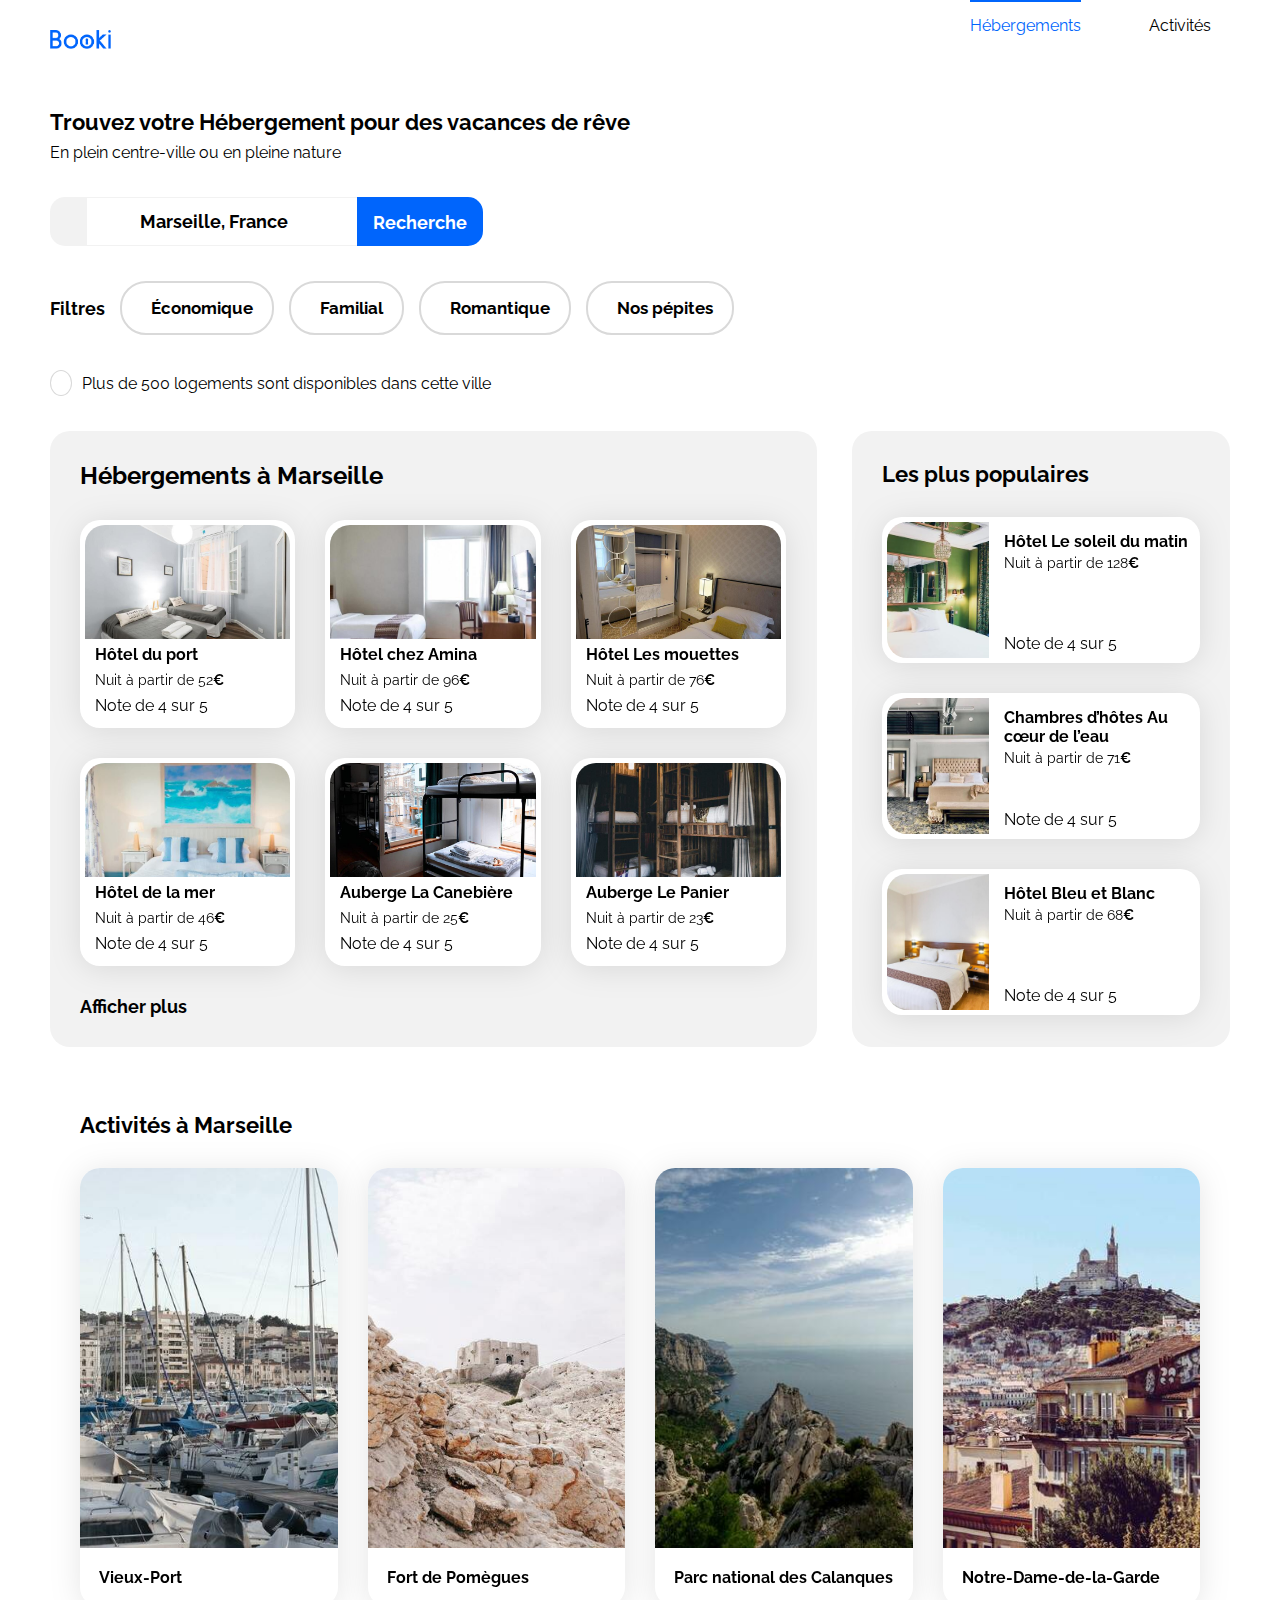
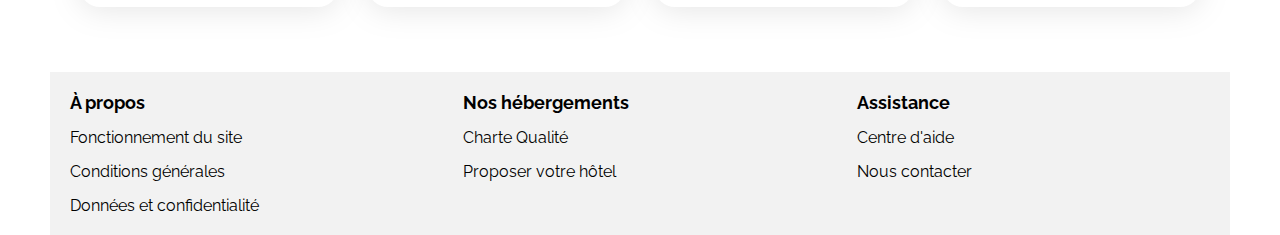
<file: index.html>
<!DOCTYPE html>
<html lang="fr">

<head>
    <meta charset="UTF-8">
    <meta name="viewport" content="width=device-width, initial-scale=1.0">
    <title>Booki</title>
    <link rel="preconnect" href="https://fonts.googleapis.com">
    <link rel="preconnect" href="https://fonts.gstatic.com" crossorigin>
    <link href="https://fonts.googleapis.com/css2?family=Raleway:wght@400;500;700&display=swap" rel="stylesheet">
    <link rel="stylesheet" href="https://cdnjs.cloudflare.com/ajax/libs/font-awesome/6.2.1/css/all.min.css"
        integrity="sha512-MV7K8+y+gLIBoVD59lQIYicR65iaqukzvf/nwasF0nqhPay5w/9lJmVM2hMDcnK1OnMGCdVK+iQrJ7lzPJQd1w=="
        crossorigin="anonymous" referrerpolicy="no-referrer" />
    <link rel="stylesheet" href="./css/style.css">
</head>

<body>
    <div class="main-container">
        <header>
            <div class="nav-bar">
                <img class="logo-nav" src="images/logo/Booki.png" alt="logo booki">
                <nav class="menu-nav">
                    <a href="#hebergements" class="select-nav">Hébergements</a>
                    <a href="#activites" class="unselect-nav">Activités</a>
                </nav>
            </div>
        </header>
        <main>
            <section class="search-and-filter">
                <div class="title-and-subtitle">
                    <h1 class="section-title">Trouvez votre Hébergement pour des vacances de rêve</h1>
                    <p>En plein centre-ville ou en pleine nature</p>
                </div>
                <form class="search-bar" method="get">
                    <label for="search">
                        <i class="fa-solid fa-location-dot"></i>
                    </label>
                    <input type="search" name="search" id="search" placeholder="Ville, pays.."
                        value="Marseille, France">
                    <input type="submit" value="Recherche" class="desktop-search">
                    <div class="border-button">
                        <button type="submit" class="mobile-search" value="">
                            <i class="fa-solid fa-magnifying-glass"></i>
                        </button>
                    </div>
                </form>
                <div class="filter-bar">
                    <h2 class="filter-and-footer-titles">Filtres</h2>
                    <ul class="filter">
                        <li class="filter-button">
                            <i class="fa-solid fa-money-bill-wave"></i>
                            <p>Économique</p>
                        </li>
                        <li class="filter-button">
                            <i class="fa-solid fa-person"></i>
                            <p>Familial</p>
                        </li>
                        <li class="filter-button">
                            <i class="fa-solid fa-heart"></i>
                            <p>Romantique</p>
                        </li>
                        <li class="filter-button">
                            <i class="fa-solid fa-fire"></i>
                            <p>Nos pépites</p>
                        </li>
                    </ul>
                </div>
                <div class="info-bar">
                    <i class="fa-solid fa-info fa-xs"></i>
                    <p>Plus de 500 logements sont disponibles dans cette ville</p>
                </div>
            </section>
            <div class="hebergements-and-populaires">
                <section class="hebergements" id="hebergements">
                    <h2>Hébergements à Marseille</h2>
                    <div class="hebergements-cards">
                        <a href="#">
                            <article class="card">
                                <img src="images/hebergements/fred-kleber.jpg"
                                    alt="Image de la chambres d'hotel montrant 2 lits">
                                <div class="card-content">
                                    <div class="card-txt">
                                        <h3 class="card-title">Hôtel du port</h3>
                                        <p class="card-subtitle">Nuit à partir de 52<span class="euro">€</span></p>
                                    </div>
                                    <div class="card-rating">
                                        <i class="fa-xs fa-solid fa-star" aria-hidden="true"></i>
                                        <i class="fa-xs fa-solid fa-star" aria-hidden="true"></i>
                                        <i class="fa-xs fa-solid fa-star" aria-hidden="true"></i>
                                        <i class="fa-xs fa-solid fa-star" aria-hidden="true"></i>
                                        <i class="fa-xs fa-solid fa-star neutral-star" aria-hidden="true"></i>
                                        <span class="sr-only">Note de 4 sur 5</span>
                                    </div>
                                </div>
                            </article>
                        </a>
                        <a href="#">
                            <article class="card">
                                <img src="images/hebergements/febrian-zakaria.jpg"
                                    alt="Image de la chambres d'hotel montrant 2 lits et un bureau">
                                <div class="card-content">
                                    <div class="card-txt">
                                        <h3 class="card-title">Hôtel chez Amina</h3>
                                        <p class="card-subtitle">Nuit à partir de 96<span class="euro">€</span></p>
                                    </div>
                                    <div class="card-rating">
                                        <i class="fa-xs fa-solid fa-star" aria-hidden="true"></i>
                                        <i class="fa-xs fa-solid fa-star" aria-hidden="true"></i>
                                        <i class="fa-xs fa-solid fa-star" aria-hidden="true"></i>
                                        <i class="fa-xs fa-solid fa-star" aria-hidden="true"></i>
                                        <i class="fa-xs fa-solid fa-star neutral-star" aria-hidden="true"></i>
                                        <span class="sr-only">Note de 4 sur 5</span>
                                    </div>
                                </div>
                            </article>
                        </a>
                        <a href="#">
                            <article class="card">
                                <img src="images/hebergements/reisetopia.jpg"
                                    alt="Image de la chambres d'hotel montrant 1 lit et la penderie">
                                <div class="card-content">
                                    <div class="card-txt">
                                        <h3 class="card-title">Hôtel Les mouettes</h3>
                                        <p class="card-subtitle">Nuit à partir de 76<span class="euro">€</span></p>
                                    </div>
                                    <div class="card-rating">
                                        <i class="fa-xs fa-solid fa-star" aria-hidden="true"></i>
                                        <i class="fa-xs fa-solid fa-star" aria-hidden="true"></i>
                                        <i class="fa-xs fa-solid fa-star" aria-hidden="true"></i>
                                        <i class="fa-xs fa-solid fa-star" aria-hidden="true"></i>
                                        <i class="fa-xs fa-solid fa-star neutral-star" aria-hidden="true"></i>
                                        <span class="sr-only">Note de 4 sur 5</span>
                                    </div>
                                </div>
                            </article>
                        </a>
                        <a href="#">
                            <article class="card">
                                <img src="images/hebergements/annie-spratt.jpg"
                                    alt="Image de la chambres d'hotel montrant 1 lit">
                                <div class="card-content">
                                    <div class="card-txt">
                                        <h3 class="card-title">Hôtel de la mer</h3>
                                        <p class="card-subtitle">Nuit à partir de 46<span class="euro">€</span></p>
                                    </div>
                                    <div class="card-rating">
                                        <i class="fa-xs fa-solid fa-star" aria-hidden="true"></i>
                                        <i class="fa-xs fa-solid fa-star" aria-hidden="true"></i>
                                        <i class="fa-xs fa-solid fa-star" aria-hidden="true"></i>
                                        <i class="fa-xs fa-solid fa-star" aria-hidden="true"></i>
                                        <i class="fa-xs fa-solid fa-star neutral-star" aria-hidden="true"></i>
                                        <span class="sr-only">Note de 4 sur 5</span>
                                    </div>
                                </div>
                            </article>
                        </a>
                        <a href="#">
                            <article class="card">
                                <img src="images/hebergements/marcus-loke.jpg"
                                    alt="Image de la chambres d'hotel montrant 1 lit superposé">
                                <div class="card-content">
                                    <div class="card-txt">
                                        <h3 class="card-title">Auberge La Canebière</h3>
                                        <p class="card-subtitle">Nuit à partir de 25<span class="euro">€</span></p>
                                    </div>
                                    <div class="card-rating">
                                        <i class="fa-xs fa-solid fa-star" aria-hidden="true"></i>
                                        <i class="fa-xs fa-solid fa-star" aria-hidden="true"></i>
                                        <i class="fa-xs fa-solid fa-star" aria-hidden="true"></i>
                                        <i class="fa-xs fa-solid fa-star" aria-hidden="true"></i>
                                        <i class="fa-xs fa-solid fa-star neutral-star" aria-hidden="true"></i>
                                        <span class="sr-only">Note de 4 sur 5</span>
                                    </div>
                                </div>
                            </article>
                        </a>
                        <a href="#">
                            <article class="card">
                                <img src="images/hebergements/nicate-lee.jpg"
                                    alt="Image de la chambres d'hotel montrant 2 lits superposés">
                                <div class="card-content">
                                    <div class="card-txt">
                                        <h3 class="card-title">Auberge Le Panier</h3>
                                        <p class="card-subtitle">Nuit à partir de 23<span class="euro">€</span></p>
                                    </div>
                                    <div class="card-rating">
                                        <i class="fa-xs fa-solid fa-star" aria-hidden="true"></i>
                                        <i class="fa-xs fa-solid fa-star" aria-hidden="true"></i>
                                        <i class="fa-xs fa-solid fa-star" aria-hidden="true"></i>
                                        <i class="fa-xs fa-solid fa-star" aria-hidden="true"></i>
                                        <i class="fa-xs fa-solid fa-star neutral-star" aria-hidden="true"></i>
                                        <span class="sr-only">Note de 4 sur 5</span>
                                    </div>
                                </div>
                            </article>
                        </a>
                    </div>
                    <h3 class="filter-and-footer-titles more-hebergement">Afficher plus</h3>
                </section>
                <section class="populaires">
                    <div class="populaires-title">
                        <h2 class="section-title">Les plus populaires</h2>
                        <i class="fa-solid fa-chart-line" aria-hidden="true"></i>
                    </div>
                    <div class="populaires-cards">
                        <a href="#">
                            <article class="card">
                                <img src="./images/hebergements/emile-guillemot.jpg"
                                    alt="Image de la chambre d'hôtel montrant un lit">
                                <div class="card-content">
                                    <div class="card-txt">
                                        <h3 class="card-title">Hôtel Le soleil du matin</h3>
                                        <p class="card-subtitle">Nuit à partir de 128<span class="euro">€</span></p>
                                    </div>
                                    <div class="card-rating">
                                        <i class="fa-xs fa-solid fa-star" aria-hidden="true"></i>
                                        <i class="fa-xs fa-solid fa-star" aria-hidden="true"></i>
                                        <i class="fa-xs fa-solid fa-star" aria-hidden="true"></i>
                                        <i class="fa-xs fa-solid fa-star" aria-hidden="true"></i>
                                        <i class="fa-xs fa-solid fa-star neutral-star" aria-hidden="true"></i>
                                        <span class="sr-only">Note de 4 sur 5</span>
                                    </div>
                                </div>
                            </article>
                        </a>
                        <a href="#">
                            <article class="card">
                                <img src="./images/hebergements/aw-creative.jpg"
                                    alt="Image de la chambre d'hôtel montrant un lit">
                                <div class="card-content">
                                    <div class="card-txt">
                                        <h3 class="card-title">Chambres d’hôtes Au cœur de l’eau</h3>
                                        <p class="card-subtitle">Nuit à partir de 71<span class="euro">€</span></p>
                                    </div>
                                    <div class="card-rating">
                                        <i class="fa-xs fa-solid fa-star" aria-hidden="true"></i>
                                        <i class="fa-xs fa-solid fa-star" aria-hidden="true"></i>
                                        <i class="fa-xs fa-solid fa-star" aria-hidden="true"></i>
                                        <i class="fa-xs fa-solid fa-star" aria-hidden="true"></i>
                                        <i class="fa-xs fa-solid fa-star neutral-star" aria-hidden="true"></i>
                                        <span class="sr-only">Note de 4 sur 5</span>
                                    </div>
                                </div>
                            </article>
                        </a>
                        <a href="#">
                            <article class="card">
                                <img src="./images/hebergements/febrian-zakaria2.jpg"
                                    alt="Image de la chambre d'hôtel montrant un lit">
                                <div class="card-content">
                                    <div class="card-txt">
                                        <h3 class="card-title">Hôtel Bleu et Blanc</h3>
                                        <p class="card-subtitle">Nuit à partir de 68<span class="euro">€</span></p>
                                    </div>
                                    <div class="card-rating">
                                        <i class="fa-xs fa-solid fa-star" aria-hidden="true"></i>
                                        <i class="fa-xs fa-solid fa-star" aria-hidden="true"></i>
                                        <i class="fa-xs fa-solid fa-star" aria-hidden="true"></i>
                                        <i class="fa-xs fa-solid fa-star" aria-hidden="true"></i>
                                        <i class="fa-xs fa-solid fa-star neutral-star" aria-hidden="true"></i>
                                        <span class="sr-only">Note de 4 sur 5</span>
                                    </div>
                                </div>
                            </article>
                        </a>
                    </div>
                </section>
            </div>
            <section class="activites" id="activites">
                <h2 class="section-title">Activités à Marseille</h2>
                <div class="grille-activites">
                    <a href="#">
                        <article class="card">
                            <img src="images/activites/reno-laithienne.jpg" alt="image de bateaux au port">
                            <h3 class="card-title">Vieux-Port</h3>
                        </article>
                    </a>
                    <a href="#">
                        <article class="card">
                            <img src="images/activites/paul-hermann.jpg" alt="image du fort de Pomègues">
                            <h3 class="card-title">Fort de Pomègues</h3>
                        </article>
                    </a>
                    <a href="#">
                        <article class="card">
                            <img src="images/activites/kilyan-sockalingum.jpg" alt="image des calanques">
                            <h3 class="card-title">Parc national des Calanques</h3>
                        </article>
                    </a>
                    <a href="#">
                        <article class="card">
                            <img src="images/activites/florian-wehde.jpg" alt="image de notre dame de la garde">
                            <h3 class="card-title">Notre-Dame-de-la-Garde</h3>
                        </article>
                    </a>
                </div>
            </section>
        </main>
        <footer>
            <div class="color-footer">
                <section class="menu-footer">
                    <h2 class="filter-and-footer-titles">À propos</h2>
                    <a href="#">Fonctionnement du site</a>
                    <a href="#">Conditions générales</a>
                    <a href="#">Données et confidentialité</a>
                </section>
                <section class="menu-footer">
                    <h2 class="filter-and-footer-titles">Nos hébergements</h2>
                    <a href="#">Charte Qualité</a>
                    <a href="#">Proposer votre hôtel</a>
                </section>
                <section class="menu-footer">
                    <h2 class="filter-and-footer-titles">Assistance</h2>
                    <a href="#">Centre d'aide</a>
                    <a href="#">Nous contacter</a>
                </section>
            </div>
        </footer>
    </div>
</body>

</html>
</file>
<file: css/style.css>
/****** General ***********/
* {
    font-family: 'Raleway', sans-serif;
    margin: 0;
}

:root {
    --main-color: #0065FC;
    --main-bg-color: #F2F2F2;
    --filter-bg-color: #DEEBFF;
}

.fa-solid {
    color: var(--main-color);
}

body {
    display: flex;
    justify-content: center;
}
 
.main-container {
    width: 100%;
    max-width: 1440px;
    box-sizing: border-box;
}

main {
    padding: 0 50px;
}

a {
    color: inherit;
    text-decoration: none;
}

.section-title {
    margin: 0;
    font-size: 22px;
}

.card {
    background-color: white;
    border-radius: 20px;
    padding: 5px;
    filter: drop-shadow(0px 3px 15px rgba(0, 0, 0, 0.1));
}

.card img {
    object-fit: cover;
}

.card-title {
    font-size: 16px;
}

.euro {
    font-weight: 700;
}

.neutral-star {
    color: var(--main-bg-color)
}

section {
    margin-bottom: 35px;
}

.filter-and-footer-titles {
    font-size: 18px;
    font-weight: 700;
}

/* navbar */

.nav-bar {
    display: flex;
    flex-direction: row;
    justify-content: space-between;
    margin-bottom: 30px;

    /* navbar fixer sur le haut */

    /* position: fixed;
    width: 100%;
    background-color: white; */
}

.logo-nav {
    width: 61.09px;
    height: 19px;
    padding: 30px 50px;
}

.menu-nav {
    display: flex;
    width: 328.601px;
    height: 35px;
    padding: 0px 25px;
    flex-direction: row;
    justify-content: center;
    align-items: flex-end;
    gap: 68px;
}

.select-nav {
    color: var(--Blue, #0065FC);
    border-top: solid var(--Blue, #0065FC) 2px;
    padding-top: 14px;
}

.unselect-nav {
    padding-top: 14px;
    border-top: solid rgba(242, 242, 242, 0) 2px;
    transition: border-top 0.25s;
    border-bottom: rgba(242, 242, 242, 0);
}

.unselect-nav:hover {
    border-top: solid rgba(0, 101, 252, 1) 2px;
}

/* search and filter */
.search-and-filter {
    display: flex;
    flex-direction: column;
    gap: 35px;
}

.title-and-subtitle {
    display: flex;
    flex-direction: column;
    gap: 8px;
}

/*search*/
.search-bar {
    display: flex;
    flex-direction: row;
    align-items: center;
}

.search-bar .fa-location-dot {
    color: black;
}

.search-bar .fa-magnifying-glass {
    color: white;
}

.search-bar .fa-location-dot {
    display: flex;
    justify-content: center;
    align-items: center;
    padding: 0 18px;
    height: 49px;
    background-color: #F2F2F2;
    border-radius: 15px 0 0 15px;
}

.search-bar #search {
    height: 49px;
    padding: 0 24px;
    border: solid #F2F2F2 1px;
    border-right: none;
    font-size: 18px;
    font-weight: 700;
    text-align: center;
    outline: none;
}

.desktop-search {
    background-color: #0065FC;
    font-size: 18px;
    font-weight: 700;
    text-align: center;
    color: white;
    height: 49px;
    border: none;
    padding: 15px 16px;
    border-radius: 0 15px 15px 0;
    z-index: 1;
    cursor: pointer;
}

.mobile-search {
    display: none;
    background-color: #0065FC;
    font-size: 18px;
    height: 49px;
    border: none;
    padding: 15px 16px;
    border-radius: 15px 15px 15px 15px;
    box-shadow: 0px 4px 4px 0px rgba(0, 0, 0, 0.25);
    z-index: 1;
    cursor: pointer;
}

/* filter */

.filter-bar {
    display: flex;
    flex-direction: row;
    column-gap: 15px;
    align-items: center;
}

.filter {
    display: flex;
    flex-direction: row;
    padding: 0;
    gap: 15px;
}

.filter-button {
    cursor: pointer;
    font-size: 17px;
    font-weight: 700;
    display: flex;
    flex-direction: row;
    align-items: center;
    border: 2px solid #D9D9D9;
    height: 42px;
    gap: 10px;
    padding: 4px 19px;
    border-radius: 26px;
    background-color: white;
    transition: background-color 0.25s;
}

.filter-button:hover {
    background-color: #DEEBFF;
}

.info-bar {
    display: flex;
    flex-direction: row;
    align-items: center;
    gap: 10px;
}

.info-bar .fa-solid {
    border: solid #D9D9D9 1px;
    padding: 12px 10px;
    border-radius: 50%;
} 

/****** Hebergements And Populaires ***********/
.hebergements-and-populaires {
    display: flex;
    justify-content: space-between;
}

.hebergements-and-populaires section {
    background-color: var(--main-bg-color);
    border-radius: 20px;
    padding: 30px;
    box-sizing: border-box;
}

.hebergements-cards {
    width: 100%;
}

.card-subtitle {
    font-size: 14px;
}

/****** Hebergements ***********/
.hebergements {
    width: 65%;
    display: flex;
    flex-direction: column;
    justify-content: space-between;
    gap: 30px;
}

.hebergements-cards {
    display: grid;
    grid-template-columns: repeat(3, calc(33% - 18px));
    grid-gap: 30px;
}

.hebergements-cards .card {
    display: flex;
    flex-direction: column;
    height: 198px;
    gap: 6px;
    justify-content: space-between;
}

.hebergements-cards .card-content {
    padding: 0 10px 10px 10px;
}

.hebergements-cards .card-txt * {
    margin-bottom: 8px;
}

.hebergements .card-title {
    overflow: hidden;
    white-space: nowrap;
    text-overflow: ellipsis;
}

.hebergements-cards img {
    height: 114px;
    border-radius: 20px 20px 0 0;
}

.more-hebergement {
    cursor: pointer;
}

/****** Populaires ***********/
.populaires {
    width: 32%;
}

.populaires-title {
    display: flex;
    justify-content: space-between;
    align-items: center;
}

.populaires-cards .card {
    display: flex;
    margin-top: 30px;
}

.populaires-cards img {
    width: 33%;
    height: 136px;
    border-top-left-radius: 20px;
    border-bottom-left-radius: 20px;
}

.populaires-cards .card-content {
    width: 67%;
    padding-left: 15px;
    display: flex;
    flex-direction: column;
    justify-content: space-between;
    box-sizing: border-box;
}

.populaires-cards .card-title {
    margin-top: 10px;
    margin-bottom: 4px;
}

.populaires-cards .card-rating {
    margin-bottom: 5px;
}

/* activités */

.activites {
    padding: 30px;
    display: flex;
    flex-direction: column;
    gap: 30px;
}

.grille-activites {
    display: grid;
    grid-template-columns: repeat(4, 1fr);
    grid-template-rows: 439px;
    gap: 30px;
}

.grille-activites .card {
    padding: 0px;
    display: flex;
    flex-direction: column;
}

.grille-activites img {
    height: 380px;
    width: 100%;
    border-radius: 20px 20px 0 0;
}

.grille-activites .card-title {
    display: flex;
    flex-direction: column;
    justify-content: center;
    height: 59px;
    padding: 0 19px;
}

/* footer */

footer {
    padding: 0 50px;
}

.color-footer {
    background-color: #F2F2F2;
    display: grid;
    grid-template-columns: repeat(3, 1fr);
}

footer section {
    padding: 20px;
    margin: 0;
    display: flex;
    flex-direction: column;
    gap: 15px;
}


/* Le code ci-dessous correspond à la version responsive uniquement */

/****** Media queries ***********/
/* Medium devices (tablets, less/equal than 1024px) */
@media (max-width: 1024px) {
    
    /* search & filter */

    .filter-button{
        font-size: 16px;
    }

    .filter-bar {
        flex-direction: column;
        align-items: flex-start;
        row-gap: 20px;
    }

    /* hebergements & populaires */

    .hebergements-and-populaires {
        flex-direction: column;
    }

    .hebergements {
        width: 100%;
        margin-bottom: 0;
    }

    .populaires {
        width: 100%;
        margin-top: 50px;
    }

    .populaires-cards {
        display: flex;
        flex-direction: row;
        justify-content: space-between;
        gap: 20px;
    }

    .populaires-cards a {
        width: 100%;
    }

    .populaires-cards .card {
        margin-top: 20px;
    }

    /* actvités */
    
    .grille-activites {
        grid-template-rows: 270px;
        gap: 3.4%;
    }

    .grille-activites img {
        height: 200px;
    }

    /* footer */

    footer .color-footer {
        gap: 20px;
    }
}

/* Small devices (phones, less than 768px) */
@media (max-width: 767.98px) {

    main {
        padding: 0px;
    }

    /* navbar */
    .nav-bar {
        flex-direction: column;
        align-items: center;
    }

    .menu-nav {
        display: grid;
        width: 100%;
        height: 35px;
        grid-template-columns: 1fr 1fr;
        padding: 0px;
        text-align: center;
        gap: 0px;
    }
    
    .select-nav {
        color: var(--Blue, #0065FC);
        border-bottom: solid var(--Blue, #0065FC) 2px;
        padding-top: 0px;
        padding-bottom: 14px;
        border-top: none;
    }
    
    .unselect-nav {
        border-bottom: solid rgba(242, 242, 242, 1) 2px ;
        padding-top: 0px;
        padding-bottom: 14px;
        border-top: rgba(0, 101, 252, 0);
        transition: border-bottom 0.25s;
    }
    
    .unselect-nav:hover {
        border-bottom: solid rgba(0, 101, 252, 1) 2px;
        border-top: none;
    }

    /*search & filter*/

    .search-and-filter {
        padding: 0px 20px;
    }

    .desktop-search {
        display: none;
    }
    
    .mobile-search {
        display: unset;
        z-index: 1;
        position: relative;
        top: -1px;
    }

    .search-bar #search {
        width: 100%;
    }

    .border-button {
        height: 47px;
        border-top: solid #F2F2F2 1px;
        border-bottom: solid #F2F2F2 1px;
        border-radius: 0 15px 15px 0;
    }

    /* filter */

    .filter {
        width: 100%;
        display: grid;
        grid-template-columns: 1fr 1fr;
        row-gap: 20px;
        column-gap: 10px;
    }

    .filter-button {
        font-size: 14px;
        overflow: hidden;
    }

    .filter-button p {
        text-overflow: ellipsis;
        white-space: nowrap;
        overflow: hidden;
    }
    
    /* hebergements et populaire */
    
    .hebergements-and-populaires {
        flex-direction: column-reverse;
        margin-bottom: 35px;
    }

    .hebergements-and-populaires section {
        border-radius: 0;
    }

    .hebergements-and-populaires .populaires {
        padding: 30px 20px;
        margin-top: 0px;
        margin-bottom: 15px;
    }

    /* populaires */

    .populaires-cards {
        display: unset;
    }

    .populaires-cards .card {
        margin-top: 15px;
    }

    /* hebergements */

    .hebergements-and-populaires .hebergements {
        padding: 20px;
        background-color: white;
        gap: 15px;
    }
    
    .hebergements-cards {
        display: flex;
        flex-direction: column;
        gap: 15px;
    }

    /* activites */

    .grille-activites {
        display: flex;
        flex-direction: column;
        gap: 15px;
    }

    .grille-activites img {
        height: 141px;
    }

    /* footer */

    footer,
    footer .menu-footer {
        padding: 0px;
    }

    .color-footer {
        display: flex;
        flex-direction: column;
        gap: 50px;
        padding: 30px;
    }
}
</file>
